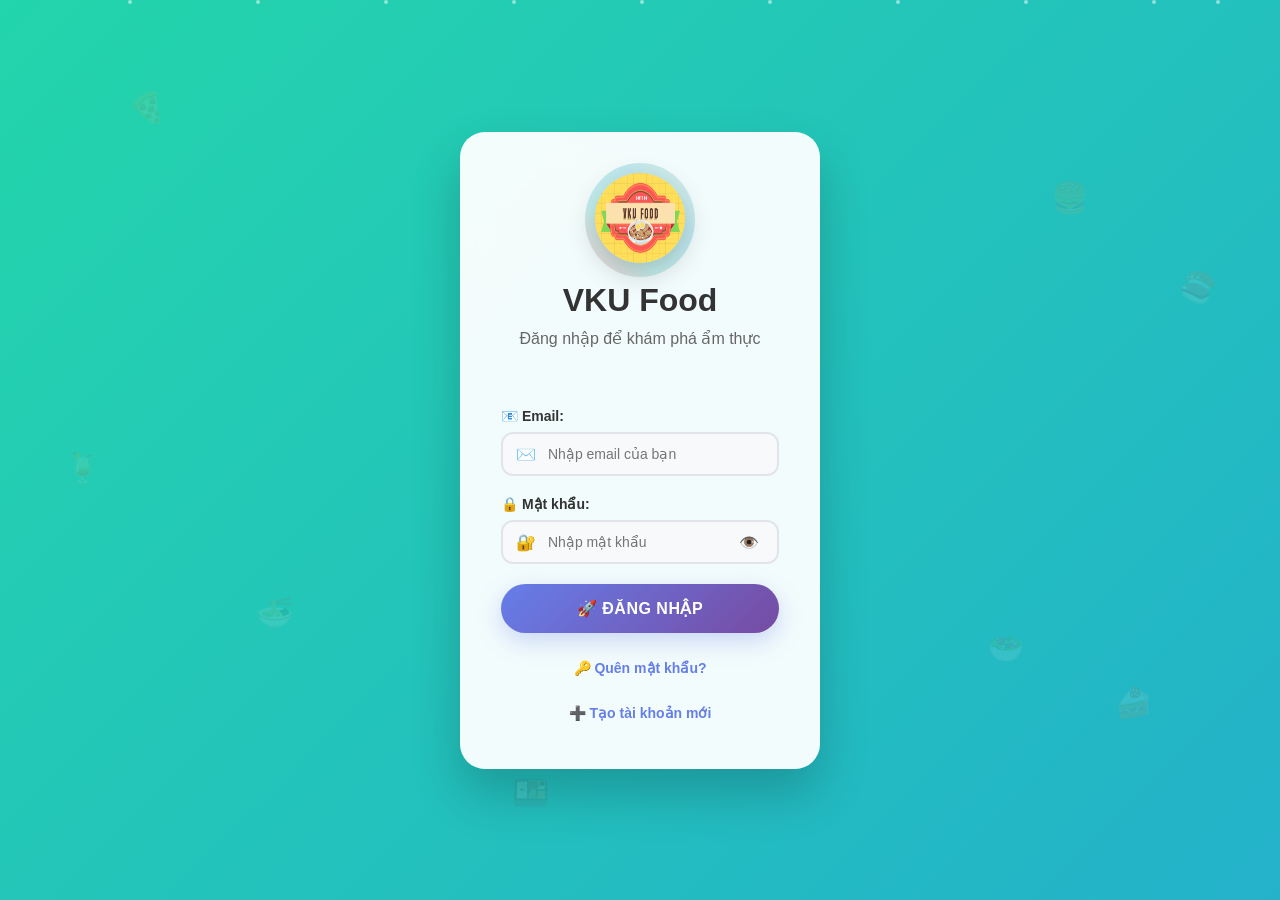
<file: index.html>
<!DOCTYPE html>
<html lang="vi">
<head>
  <meta charset="UTF-8" />
  <meta name="viewport" content="width=device-width, initial-scale=1.0" />
  <title>VKU Food - Đăng nhập</title>
  <link rel="stylesheet" href="css/style.css" />
  <style>
    /* --- CSS QUAN TRỌNG ĐỂ CHUYỂN FORM --- */
    /* Mặc định ẩn tất cả form */
    .auth-form {
      display: none;
      animation: fadeIn 0.5s;
    }
    /* Chỉ hiện form nào có class 'active' */
    .auth-form.active {
      display: block;
    }
    @keyframes fadeIn {
      from { opacity: 0; transform: translateY(10px); }
      to { opacity: 1; transform: translateY(0); }
    }
    .form-message {
      text-align: center; margin-bottom: 10px; font-weight: bold; min-height: 20px;
    }
  </style>
</head>
<body class="login-page">
    <div class="animated-bg">
      <div class="floating-food">
        <div class="food-icon">🍕</div><div class="food-icon">🍔</div><div class="food-icon">🍜</div>
        <div class="food-icon">🍰</div><div class="food-icon">🍹</div><div class="food-icon">🥗</div>
        <div class="food-icon">🍱</div><div class="food-icon">🍣</div>
      </div>
    </div>
    
    <div class="particles">
      <div class="particle"></div><div class="particle"></div><div class="particle"></div>
      <div class="particle"></div><div class="particle"></div><div class="particle"></div>
      <div class="particle"></div><div class="particle"></div><div class="particle"></div>
      <div class="particle"></div>
    </div>
    
    <div class="container">
      <div class="form-container">
        <div class="form-header">
          <div class="logo-container">
            <img src="css/logo.png" alt="VKU Food Logo" class="logo" onerror="this.style.display='none'">
            <div class="logo-glow"></div>
          </div>
          <h1 class="title-animation">VKU Food</h1>
          <p class="subtitle-animation">Đăng nhập để khám phá ẩm thực</p>
        </div>

        <form id="login-form" class="auth-form active">
          <div id="login-message" class="form-message"></div>
          <div class="form-group">
            <label for="login-email">📧 Email:</label>
            <div class="input-icon-group">
              <input type="email" id="login-email" placeholder="Nhập email của bạn" required />
              <span class="input-icon">✉️</span>
            </div>
          </div>
          <div class="form-group">
            <label for="login-password">🔒 Mật khẩu:</label>
            <div class="password-container">
              <div class="input-icon-group">
                <input type="password" id="login-password" placeholder="Nhập mật khẩu" required />
                <span class="input-icon">🔐</span>
              </div>
              <button type="button" class="toggle-password" onclick="togglePassword('login-password')">👁️</button>
            </div>
          </div>
          <div class="form-group">
            <button type="button" class="btn btn-primary" onclick="login()">🚀 Đăng nhập</button>
          </div>
          <div class="form-links">
            <a href="javascript:void(0)" onclick="showForgot()" class="link-animation">🔑 Quên mật khẩu?</a>
            <a href="javascript:void(0)" onclick="showRegister()" class="link-animation">➕ Tạo tài khoản mới</a>
          </div>
        </form>

        <form id="register-form" class="auth-form">
          <div id="register-message" class="form-message"></div>
          <div class="form-group">
            <label for="register-name">👤 Họ và tên:</label>
            <div class="input-icon-group">
              <input type="text" id="register-name" placeholder="Nhập họ tên đầy đủ" required />
              <span class="input-icon">👨‍💼</span>
            </div>
          </div>
          <div class="form-group">
            <label for="register-dob">📅 Ngày sinh:</label>
            <div class="input-icon-group">
              <input type="date" id="register-dob" />
              <span class="input-icon">📆</span>
            </div>
          </div>
          <div class="form-group">
            <label for="register-email">📧 Email:</label>
            <div class="input-icon-group">
              <input type="email" id="register-email" placeholder="Nhập email của bạn" required />
              <span class="input-icon">✉️</span>
            </div>
          </div>
          <div class="form-group">
            <label for="register-phone">📱 Số điện thoại:</label>
            <div class="input-icon-group">
              <input type="text" id="register-phone" placeholder="Nhập số điện thoại" />
              <span class="input-icon">📞</span>
            </div>
          </div>
          <div class="form-group">
            <label for="register-address">🏠 Địa chỉ:</label>
            <div class="input-icon-group">
              <input type="text" id="register-address" placeholder="Nhập địa chỉ" />
              <span class="input-icon">🏡</span>
            </div>
          </div>
          <div class="form-group">
            <label for="register-password">🔒 Mật khẩu:</label>
            <div class="password-container">
              <div class="input-icon-group">
                <input type="password" id="register-password" placeholder="Tạo mật khẩu mạnh" required />
                <span class="input-icon">🔐</span>
              </div>
              <button type="button" class="toggle-password" onclick="togglePassword('register-password')">👁️</button>
            </div>
          </div>
          <div class="form-group">
            <button type="button" class="btn btn-primary" onclick="register()">🎯 Đăng ký</button>
          </div>
          <div class="form-links">
            <a href="javascript:void(0)" onclick="showLogin()" class="link-animation">👈 Đã có tài khoản? Đăng nhập</a>
          </div>
        </form>

        <form id="forgot-form" class="auth-form">
          <div id="forgot-message" class="form-message"></div>
          
          <div id="email-section">
            <div class="form-group">
              <label for="recover-email">📧 Email khôi phục:</label>
              <div class="input-icon-group">
                <input type="email" id="recover-email" placeholder="Nhập email để khôi phục" required />
                <span class="input-icon">✉️</span>
              </div>
            </div>
            <div class="form-group">
              <button type="button" class="btn btn-primary" onclick="recoverPassword()">📤 Gửi mã khôi phục</button>
            </div>
          </div>

          <div id="code-section" style="display:none;">
            <div class="form-group">
              <label for="recover-code">🔢 Mã khôi phục:</label>
              <div class="input-icon-group">
                <input type="text" id="recover-code" placeholder="Nhập mã gồm 6 chữ số" maxlength="6" />
                <span class="input-icon">🔑</span>
              </div>
              <small class="code-timer">Mã sẽ hết hạn sau <span id="code-expire">05:00</span></small>
            </div>
            <div class="form-group">
              <label for="new-password">🔒 Mật khẩu mới:</label>
              <div class="password-container">
                <div class="input-icon-group">
                  <input type="password" id="new-password" placeholder="Nhập mật khẩu mới" />
                  <span class="input-icon">🔐</span>
                </div>
                <button type="button" class="toggle-password" onclick="togglePassword('new-password')">👁️</button>
              </div>
            </div>
            <div class="form-group">
              <button type="button" class="btn btn-primary" onclick="resetPassword()">✅ Đặt lại mật khẩu</button>
            </div>
          </div>

          <div class="form-links">
            <a href="javascript:void(0)" onclick="showLogin()" class="link-animation">🔙 Quay lại đăng nhập</a>
          </div>
        </form>
      </div>
    </div>
    <script src="js/auth.js"></script>
</body>
</html>
</file>
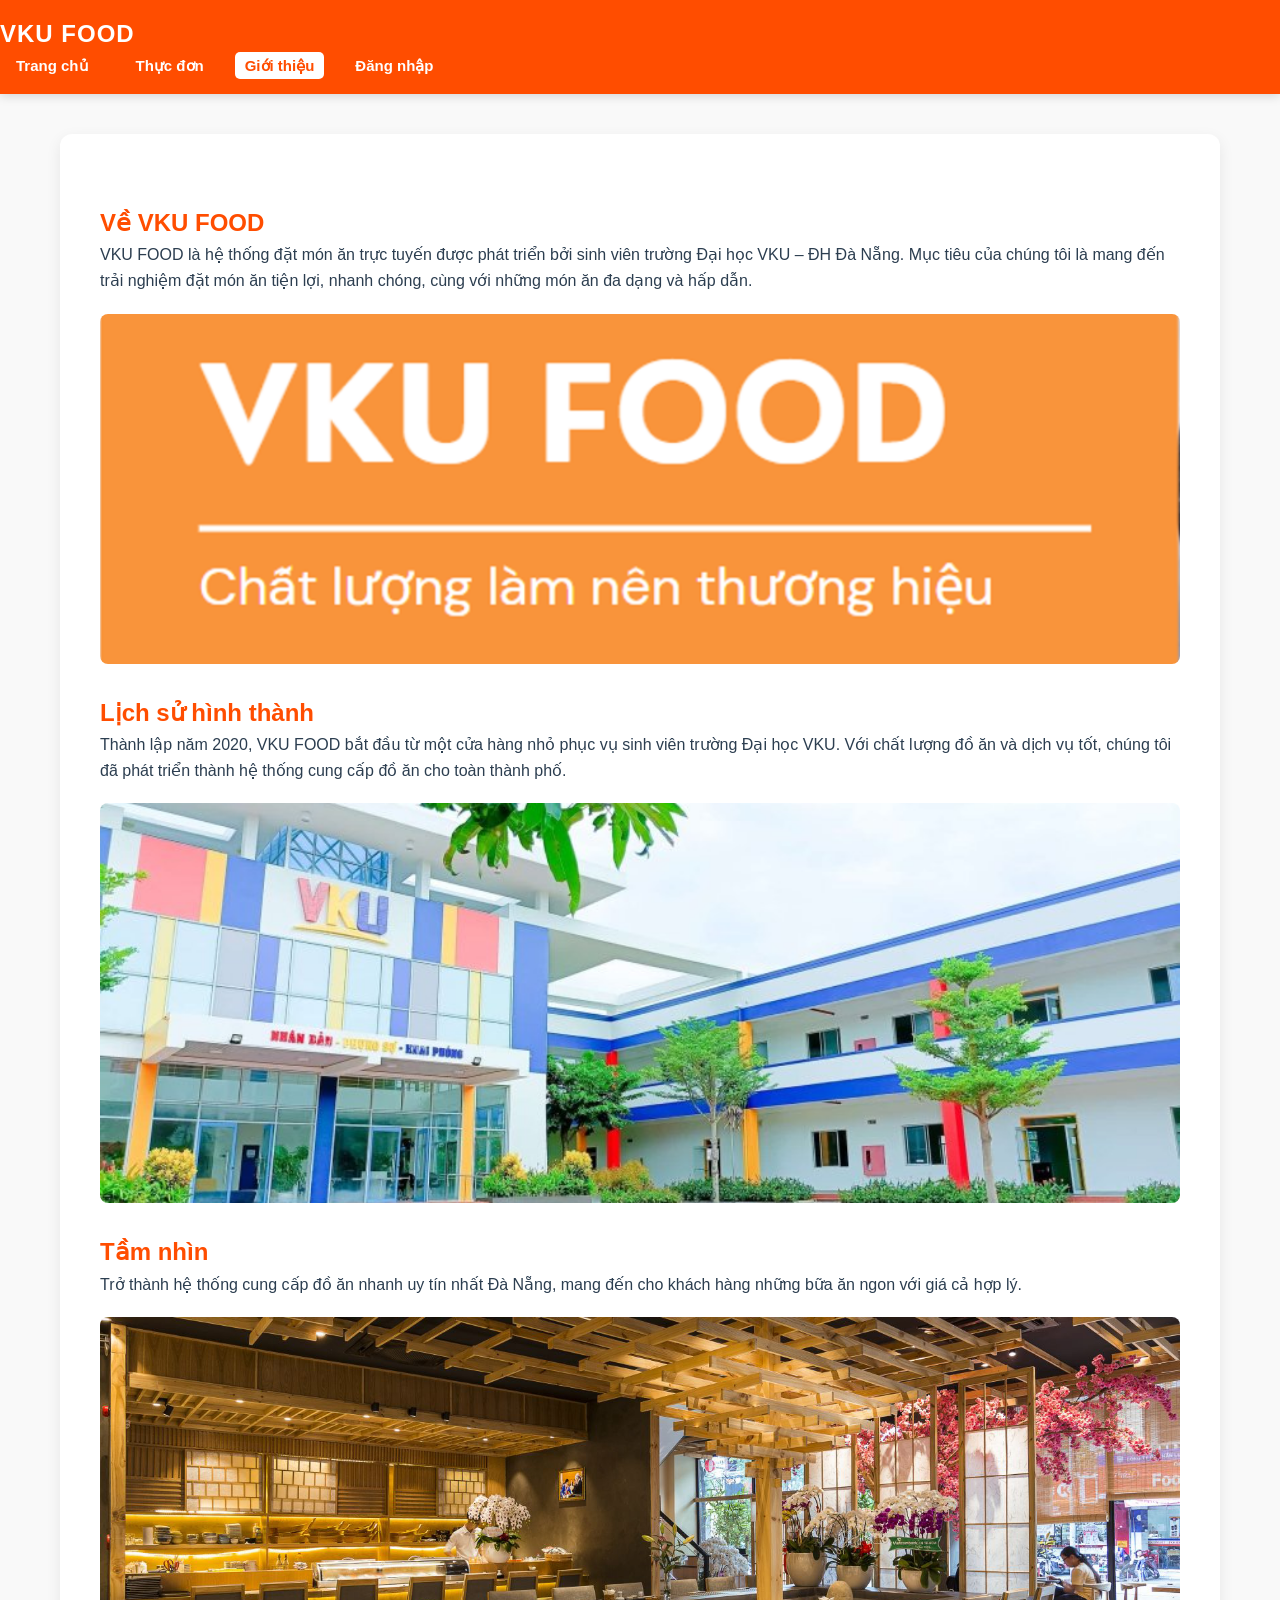
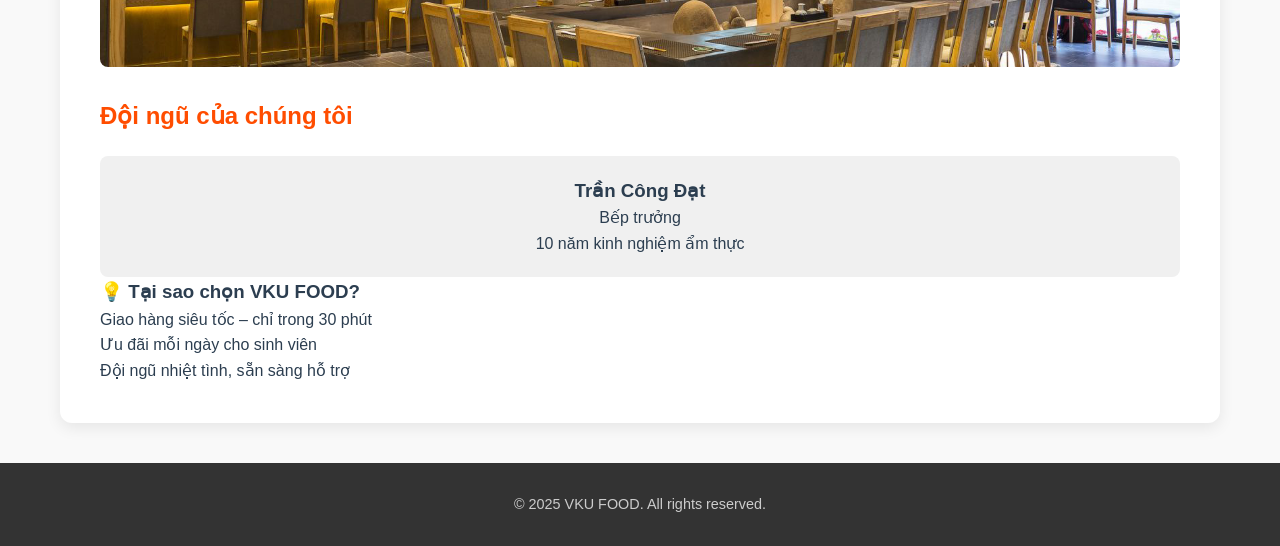
<file: about.html>
<!DOCTYPE html>
<html lang="vi">
<head>
  <meta charset="UTF-8" />
  <title>Giới thiệu - VKU FOOD</title>
  <link rel="stylesheet" href="css/main.css " />
  <style>
    /* ... (CSS Styling) ... */
    nav ul li a.active { /* Thêm CSS cho link active */
        background-color: white;
        color: #ff4d00;
        padding: 5px 10px;
        border-radius: 5px;
    }
    nav ul li a[title="Đăng xuất"] { /* CSS cho nút Đăng xuất */
        color: #fff;
        background-color: #a83d00;
        border-radius: 5px;
        padding: 5px 10px;
        transition: background-color 0.3s;
    }
    nav ul li a[title="Đăng xuất"]:hover {
        background-color: #d15a1a;
    }
  </style>
</head>
<body>
  
  <script>
    // [Đoạn mã JavaScript CHUNG (handleLogout, getUserRole, updateNav) sẽ được đặt tại đây - Tham khảo home.html]
    function handleLogout() {
        localStorage.removeItem('user');
        fetch('http://localhost/vkufood/api/logout.php') 
            .then(() => {
                window.location.href = 'index.html';
            })
            .catch(() => {
                window.location.href = 'index.html';
            });
    }

    function getUserRole() {
        const userJson = localStorage.getItem('user');
        if (!userJson) return { loggedIn: false, role: 'guest' };
        
        try {
            const user = JSON.parse(userJson);
            return { 
                loggedIn: true, 
                role: user.role || 'user', 
                name: user.fullname || 'Người dùng' 
            };
        } catch (e) {
            console.error("Lỗi parse user data:", e);
            return { loggedIn: false, role: 'guest' };
        }
    }

    function updateNav() {
        const { loggedIn, role, name } = getUserRole();
        const navUl = document.getElementById('mainNavList');
        
        if (!navUl) return; 

        let navLinks = `
            <li><a href="home.html" id="navHome">Trang chủ</a></li>
            <li><a href="menu.html" id="navMenu">Thực đơn</a></li>
            <li><a href="about.html" id="navAbout">Giới thiệu</a></li>
        `;

        if (loggedIn) {
            if (role === 'admin') {
                navLinks += `
                    <li><a href="admin.html" id="navAdmin">Quản trị</a></li>
                `;
            }
            navLinks += `
                <li><a href="account.html" id="navAccount" title="Tài khoản của ${name}">Tài khoản</a></li>
                <li><a href="#" onclick="handleLogout()" title="Đăng xuất" id="navLogout">Đăng xuất</a></li>
            `;
        } else {
            navLinks += `
                <li><a href="index.html" id="navLogin">Đăng nhập</a></li>
            `;
        }

        navUl.innerHTML = navLinks;
        
        // Highlight active link
        const path = window.location.pathname.split('/').pop().toLowerCase();
        navUl.querySelectorAll('a').forEach(a => a.classList.remove('active'));

        if (path === 'home.html' || path === '') document.getElementById('navHome')?.classList.add('active');
        else if (path === 'menu.html') document.getElementById('navMenu')?.classList.add('active');
        else if (path === 'about.html') document.getElementById('navAbout')?.classList.add('active');
        else if (path === 'account.html') document.getElementById('navAccount')?.classList.add('active');
        else if (path === 'admin.html') document.getElementById('navAdmin')?.classList.add('active');
        else if (path === 'index.html' && !loggedIn) document.getElementById('navLogin')?.classList.add('active');
    }

    document.addEventListener('DOMContentLoaded', updateNav);
  </script>
  <nav>
    <div class="logo">VKU FOOD</div>
    <ul id="mainNavList">
      </ul>
  </nav>
  
  <main class="container">
    <section class="intro">
      <h2>Về VKU FOOD</h2>
      <p>VKU FOOD là hệ thống đặt món ăn trực tuyến được phát triển bởi sinh viên trường Đại học VKU – ĐH Đà Nẵng.
        Mục tiêu của chúng tôi là mang đến trải nghiệm đặt món ăn tiện lợi, nhanh chóng, cùng với những món ăn đa dạng và hấp dẫn.</p>
      <img src="css/logoin4.png" alt="Hình ảnh về VKU FOOD" width="800" height="350">


      <h2>Lịch sử hình thành</h2>
      <p>Thành lập năm 2020, VKU FOOD bắt đầu từ một cửa hàng nhỏ phục vụ sinh viên trường Đại học VKU. Với chất lượng đồ ăn và dịch vụ tốt, chúng tôi đã phát triển thành hệ thống cung cấp đồ ăn cho toàn thành phố.</p>
      <img src="css/vku.jpg" alt="Hình ảnh lịch sử VKU FOOD">

      <h2>Tầm nhìn</h2>
      <p>Trở thành hệ thống cung cấp đồ ăn nhanh uy tín nhất Đà Nẵng, mang đến cho khách hàng những bữa ăn ngon với giá cả hợp lý.</p>
      <img src="css/vision.jpg" alt="Hình ảnh tầm nhìn VKU FOOD" width="800" height="350">

      <h2>Đội ngũ của chúng tôi</h2>
      <div class="team">
        <div class="team-member">
          <h3>Trần Công Đạt</h3>
          <p>Bếp trưởng</p>
          <p>10 năm kinh nghiệm ẩm thực</p>
        </div>
      </div>

      <h3>💡 Tại sao chọn VKU FOOD?</h3>
      <ul>
        <li>Giao hàng siêu tốc – chỉ trong 30 phút</li>
        <li>Ưu đãi mỗi ngày cho sinh viên</li>
        <li>Đội ngũ nhiệt tình, sẵn sàng hỗ trợ</li>
      </ul>
    </section>
  </main>
  
  <footer>
    © 2025 VKU FOOD. All rights reserved.
  </footer>
</body>
</html>
</file>
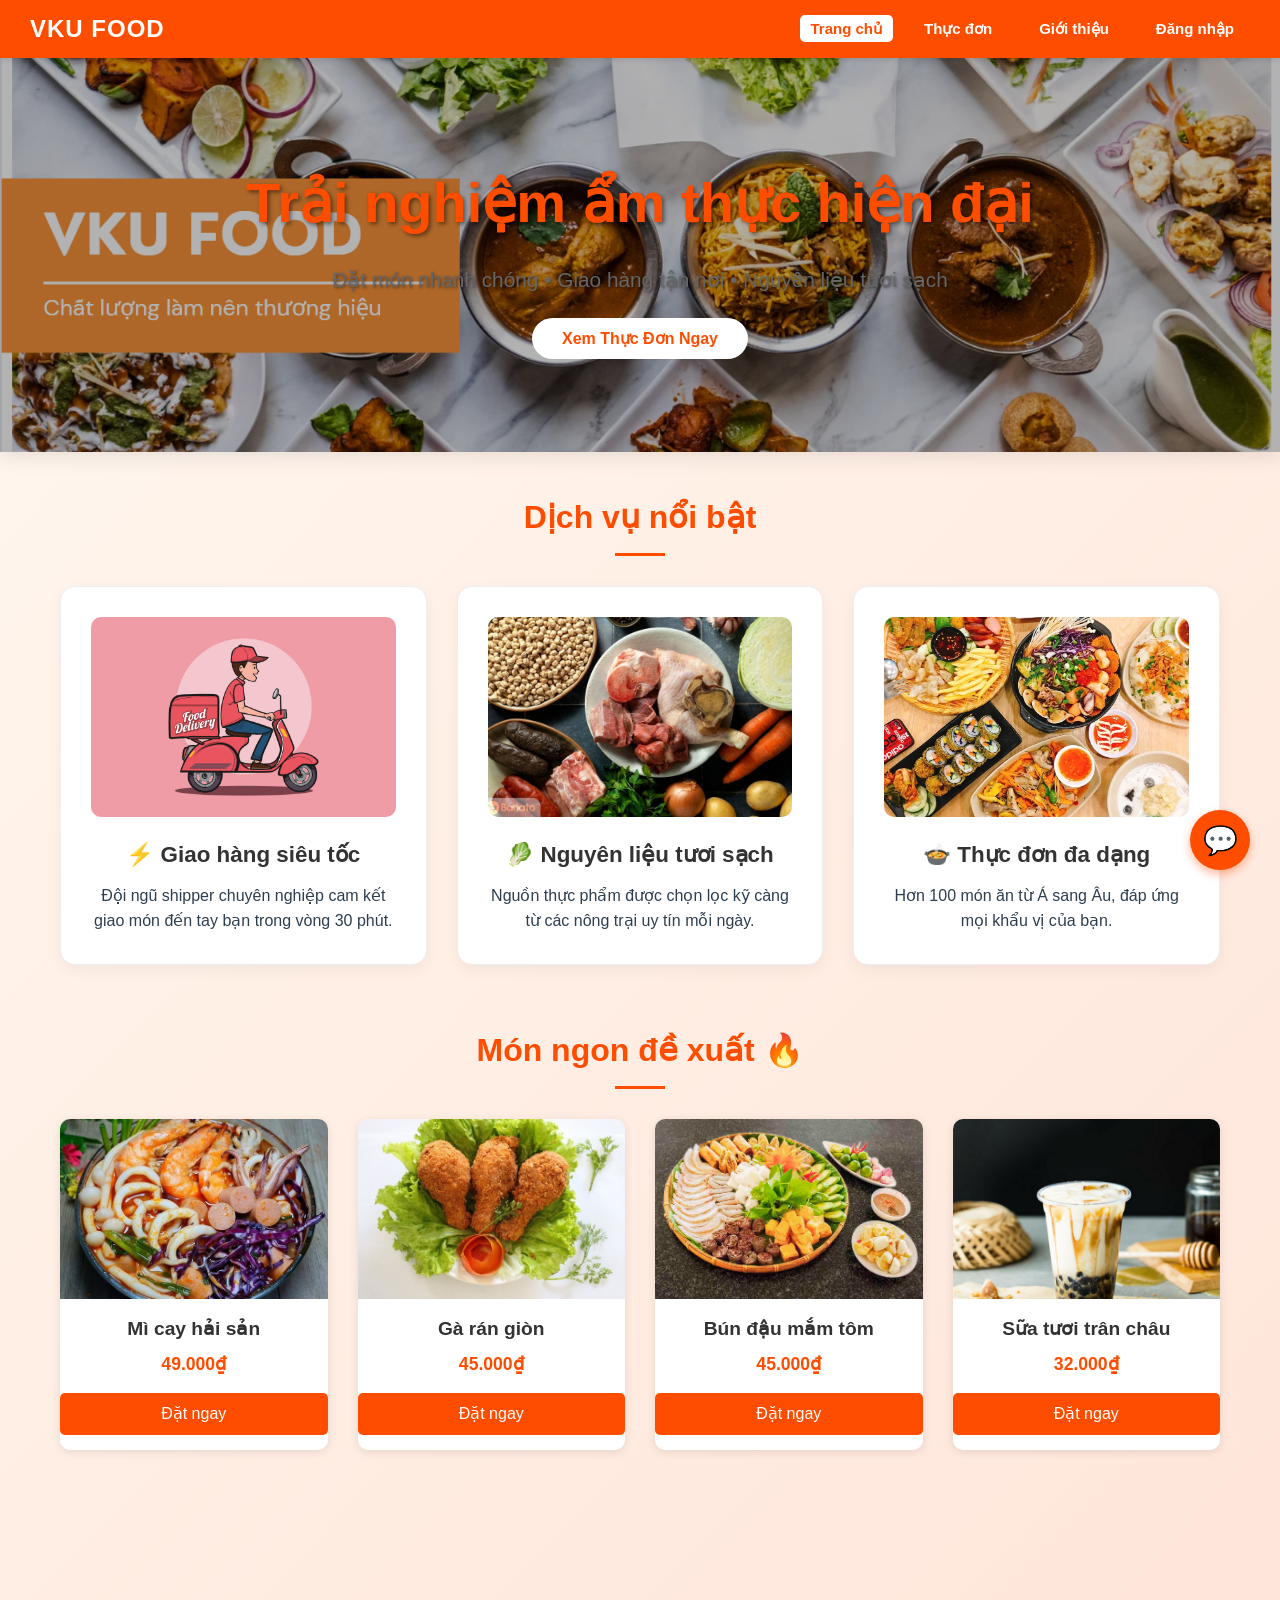
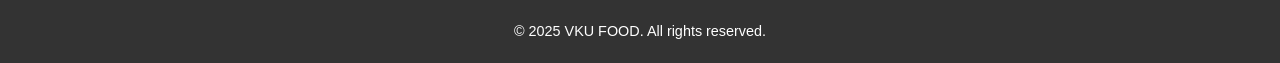
<file: admin.html>
<!DOCTYPE html>
<html lang="vi">
<head>
  <meta charset="UTF-8" />
  <title>Quản trị - VKU FOOD</title>
  <link rel="stylesheet" href="css/main.css" />
  <meta name="viewport" content="width=device-width, initial-scale=1.0" />
  <style>
    /* -------------------------------------
       CSS GIAO DIỆN ADMIN (FINAL)
       ------------------------------------- */
    body {
        background-color: #f4f6f9;
        font-family: "Segoe UI", Tahoma, Geneva, Verdana, sans-serif;
        margin: 0;
    }

    .container {
        max-width: 1300px;
        margin: 20px auto;
        padding: 0 15px;
    }

    /* Card Layout */
    .card {
        padding: 30px;
        background: #ffffff;
        border-radius: 12px;
        box-shadow: 0 4px 12px rgba(0, 0, 0, 0.08);
        margin-bottom: 25px;
        border-left: 5px solid #ff4d00;
        transition: 0.3s;
    }

    .card h2 {
        color: #ff4d00;
        font-size: 24px;
        border-bottom: 1px solid #eee;
        padding-bottom: 10px;
        margin: 0 0 20px;
        font-weight: 600;
    }

    /* Grid 2 Cột (Form + List) */
    .content-grid {
        display: grid;
        grid-template-columns: 1fr 2fr; /* 1 phần form, 2 phần list */
        gap: 35px;
        align-items: flex-start;
    }

    .add-form, .dish-list-view {
        background: #fff;
        padding: 0; 
    }

    .add-form h3, .dish-list-view h3 {
        margin-top: 0;
        color: #333;
        font-size: 18px;
        margin-bottom: 15px;
        border-bottom: 1px dashed #eee;
        padding-bottom: 5px;
    }

    /* Inputs */
    input[type="text"], input[type="number"], textarea, input[type="file"] {
        width: 100%;
        padding: 10px 12px;
        margin: 5px 0 15px;
        border: 1px solid #ddd;
        border-radius: 8px;
        font-size: 14px;
    }
    
    /* Menu List Grid */
    .menu-list {
        display: grid;
        grid-template-columns: repeat(auto-fit, minmax(180px, 1fr));
        gap: 20px;
    }
    
    .food-card {
        border: 1px solid #eee;
        padding: 10px;
        border-radius: 8px;
        text-align: center;
        background: #fff;
        transition: transform 0.2s;
    }
    .food-card:hover { transform: translateY(-3px); box-shadow: 0 5px 15px rgba(0,0,0,0.1); }
    
    .food-card img {
        height: 100px;
        width: 100%;
        object-fit: cover;
        border-radius: 4px;
        margin-bottom: 8px;
    }

    .food-card button {
        cursor: pointer;
        padding: 6px 12px;
        margin: 0 4px;
        border-radius: 4px;
        border: none;
        color: white;
        font-size: 13px;
    }

    /* History List */
    #historyList .card {
        background: #fff8f5;
        padding: 15px;
        border: 1px solid #ffaa80;
        margin-bottom: 15px;
        border-left: 5px solid #28a745;
    }

    /* Modal */
    .modal { display: none; position: fixed; z-index: 2000; left: 0; top: 0; width: 100%; height: 100%; background: rgba(0,0,0,0.5); overflow-y: auto; }
    .modal-content { background:white; margin:5% auto; padding:25px; border-radius:10px; max-width:450px; position:relative; box-shadow: 0 10px 30px rgba(0,0,0,0.3); }
    .close-btn { position: absolute; right: 20px; top: 15px; font-size: 24px; cursor: pointer; color: #888; }

    /* Nav Active Override */
    nav ul li a.active { background-color: white; color: #ff4d00; padding: 5px 10px; border-radius: 5px; font-weight: bold; }
    nav ul li a[title="Đăng xuất"] { background-color: #a83d00; color: white; border-radius: 5px; padding: 5px 10px; }
  </style>
</head>

<body>

  <script>
    function handleLogout() {
        localStorage.removeItem('user');
        fetch('http://localhost/vkufood/api/logout.php')
            .then(() => window.location.href = 'index.html')
            .catch(() => window.location.href = 'index.html');
    }

    function getUserRole() {
        const userJson = localStorage.getItem("user");
        if (!userJson) return { loggedIn: false, role: "guest" };
        try {
            const user = JSON.parse(userJson);
            return { loggedIn: true, role: user.role || "user", name: user.fullname || "Người dùng" };
        } catch { return { loggedIn: false, role: "guest" }; }
    }

    function checkAdminAccess() {
        const user = getUserRole();
        if (!user.loggedIn) window.location.href = "index.html";
        if (user.role !== "admin") window.location.href = "home.html";
    }
    checkAdminAccess();

    function updateNav() {
        const { loggedIn, role, name } = getUserRole();
        const navUl = document.getElementById("mainNavList");
        if (!navUl) return;

        let navLinks = `<li><a href="home.html">Trang chủ</a></li><li><a href="menu.html">Thực đơn</a></li><li><a href="about.html">Giới thiệu</a></li>`;
        if (loggedIn) {
            if (role === "admin") navLinks += `<li><a href="admin.html" class="active">Quản trị</a></li>`;
            navLinks += `<li><a href="account.html">Tài khoản</a></li><li><a href="#" onclick="handleLogout()" title="Đăng xuất">Đăng xuất</a></li>`;
        } else {
            navLinks += `<li><a href="index.html">Đăng nhập</a></li>`;
        }
        navUl.innerHTML = navLinks;
    }
    document.addEventListener("DOMContentLoaded", updateNav);
  </script>

  <nav>
    <div class="logo">VKU FOOD</div>
    <button class="nav-toggle" style="display:none">☰</button>
    <ul id="mainNavList"></ul>
  </nav>

  <main class="container">
    
    <section class="card">
      <h2>🍔 Quản lý món ăn</h2>

      <div class="content-grid">
        <div class="add-form">
          <h3>Thêm món mới</h3>
          <form id="dishForm">
            <label>Tên món</label>
            <input type="text" id="dishName" required>

            <label>Giá (đ)</label>
            <input type="number" id="dishPrice" min="0" required>

            <label>Ảnh món (Chọn File)</label>
            <input type="file" id="dishImage" accept="image/*">

            <label>Mô tả</label>
            <textarea id="dishDesc" rows="2"></textarea>

            <label>Thành phần</label>
            <input type="text" id="dishIngredients">

            <button class="btn-primary" type="submit">➕ Thêm món</button>
          </form>
        </div>

        <div class="dish-list-view">
          <h3>Danh sách món hiện tại</h3>
          <div id="dishList" class="menu-list"></div>
        </div>
      </div>
    </section>

    <section class="card">
      <h2>📜 Đơn hàng mới</h2>
      <div id="historyList"></div>
    </section>

    <section class="card">
      <h2>📢 Thông báo trang chủ</h2>
      <form id="noteForm">
        <label>Nội dung thông báo</label>
        <input type="text" id="noteText" required>
        <button class="btn-primary" type="submit" style="background:#007bff; width:100%; margin-top:10px;">Thêm thông báo</button>
      </form>
      <div style="margin-top:20px">
        <h3>Danh sách thông báo hiện tại</h3>
        <ul id="noteList" style="list-style:none; padding:0;"></ul>
      </div>
    </section>

  </main>

  <div id="editDishModal" class="modal">
    <div class="modal-content">
      <span class="close-btn" onclick="document.getElementById('editDishModal').style.display='none'">&times;</span>
      <h3 style="color:#ff4d00; text-align:center; margin-bottom:20px;">Chỉnh sửa món ăn</h3>

      <form onsubmit="event.preventDefault(); updateDish();">
        <input type="hidden" id="editDishId">
        <input type="hidden" id="editDishOldImage"> 

        <label>Tên món</label>
        <input type="text" id="editDishName" required>

        <label>Giá (đ)</label>
        <input type="number" id="editDishPrice" min="0" required>

        <label>Ảnh hiện tại:</label>
        <div style="text-align: center; margin-bottom: 10px;">
             <img id="editDishPreview" src="" alt="Current Image" style="height: 100px; object-fit: contain; border: 1px solid #ddd; border-radius: 5px;">
        </div>
        
        <label>Chọn ảnh mới (Để trống nếu không đổi):</label>
        <input type="file" id="editDishImageFile" accept="image/*">

        <label>Mô tả</label>
        <textarea id="editDishDesc" rows="2"></textarea>

        <label>Thành phần</label>
        <input type="text" id="editDishIngredients">

        <button class="btn-primary" type="submit" style="background:#3498db; margin-top:15px;">Lưu thay đổi</button>
      </form>
    </div>
  </div>

  <script src="js/admin.js"></script>

</body>
</html>
</file>
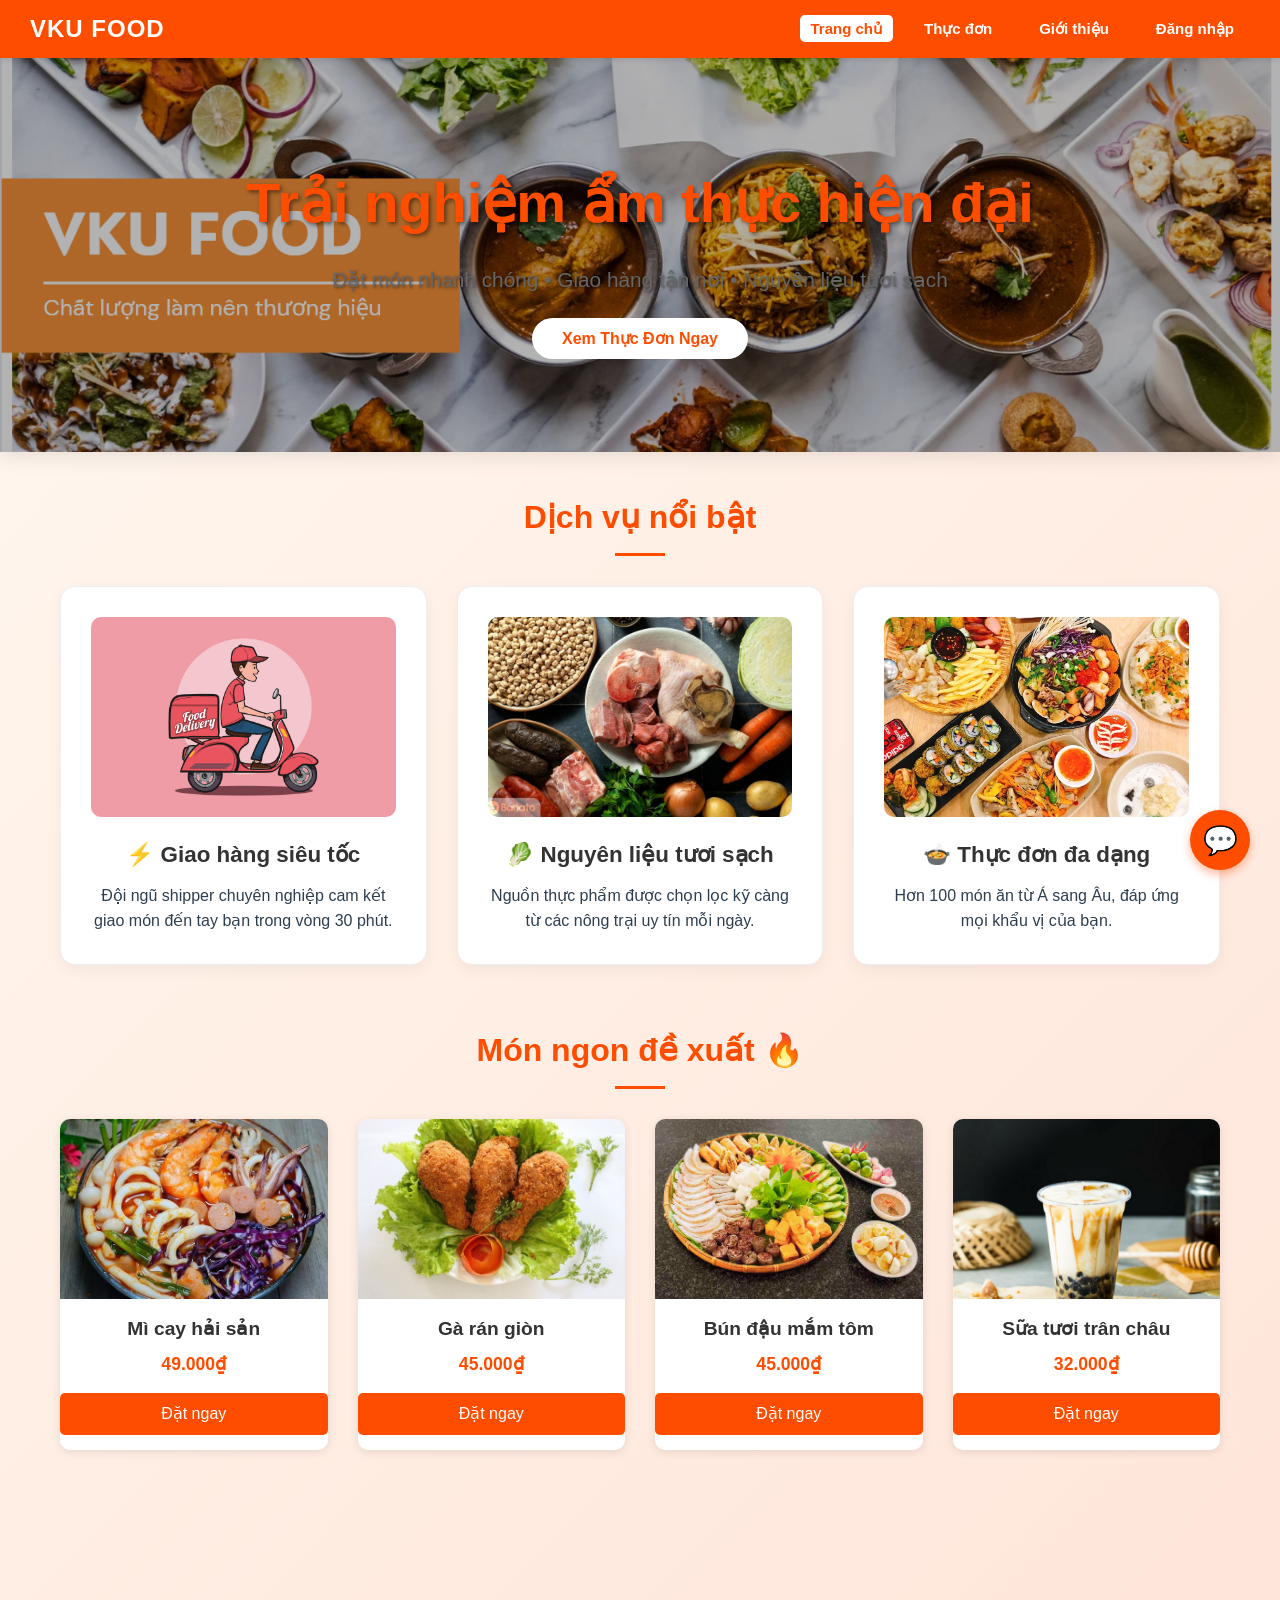
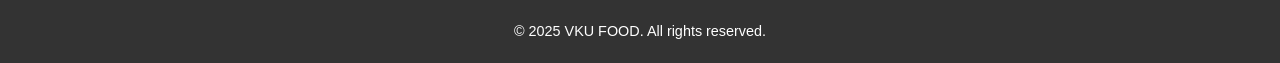
<file: home.html>
<!DOCTYPE html>
<html lang="vi">
<head>
  <meta charset="UTF-8" />
  <title>Trang chủ - VKU FOOD</title>
  <link rel="stylesheet" href="css/main.css" />
  <style>
    /* --- CSS RIÊNG CHO TRANG CHỦ --- */
    
    body {
      font-family: 'Segoe UI', sans-serif;
      background: linear-gradient(135deg, #fff8f0, #ffe5d9);
      min-height: 100vh;
      margin: 0; padding: 0;
    }

    /* 1. NAVBAR */
    nav {
      background-color: #ff4d00;
      padding: 10px 30px;
      display: flex;
      justify-content: space-between;
      align-items: center;
      color: white;
      position: sticky;
      top: 0;
      z-index: 1000;
      box-shadow: 0 2px 5px rgba(0,0,0,0.1);
    }
    nav ul li a.active {
        background-color: white;
        color: #ff4d00;
        padding: 5px 10px;
        border-radius: 5px;
        font-weight: bold;
    }
    nav ul li a[title="Đăng xuất"] {
        background-color: #a83d00;
        color: white;
        padding: 5px 10px;
        border-radius: 5px;
    }

    /* 2. HERO SECTION (BANNER) */
    .hero {
      text-align: center;
      padding: 100px 20px;
      /* Sử dụng ảnh banner nội bộ */
      background: linear-gradient(rgba(0,0,0,0.3), rgba(0,0,0,0.3)), url('css/banner2.png') no-repeat center center/cover;
      color: white;
      margin-bottom: 40px;
      box-shadow: 0 4px 20px rgba(0,0,0,0.1);
    }
    
    .hero h1 {
      font-size: 3.5em;
      margin-bottom: 15px;
      text-shadow: 2px 2px 4px rgba(0,0,0,0.5);
      font-weight: 800;
    }
    
    .hero p {
      font-size: 1.3em;
      max-width: 700px;
      margin: 0 auto 30px auto;
      text-shadow: 1px 1px 3px rgba(0,0,0,0.5);
    }

    /* 3. DỊCH VỤ (FEATURES) */
    .section-title {
      text-align: center;
      font-size: 2em;
      color: #ff4d00;
      margin-bottom: 30px;
      font-weight: 700;
    }

    .features-grid {
      display: grid;
      grid-template-columns: repeat(auto-fit, minmax(300px, 1fr));
      gap: 30px;
      margin-bottom: 60px;
    }
    
    .feature-card {
      background: white;
      padding: 30px;
      border-radius: 15px;
      text-align: center;
      box-shadow: 0 5px 15px rgba(0,0,0,0.05);
      transition: transform 0.3s ease;
      border: 1px solid #eee;
    }
    
    .feature-card:hover {
      transform: translateY(-10px);
      border-color: #ff4d00;
    }
    
    .feature-card img {
      width: 100%;
      height: 200px;
      object-fit: cover;
      border-radius: 10px;
      margin-bottom: 20px;
    }

    .feature-card h3 {
      color: #333;
      margin-bottom: 10px;
      font-size: 1.4em;
    }

    /* 4. MÓN PHỔ BIẾN */
    .grid {
        display: grid;
        grid-template-columns: repeat(auto-fit, minmax(250px, 1fr));
        gap: 30px;
        padding-bottom: 50px;
    }
    
    .food-card {
        background: white;
        border-radius: 10px;
        overflow: hidden;
        box-shadow: 0 2px 10px rgba(0,0,0,0.1);
        text-align: center;
        padding-bottom: 15px;
        transition: transform 0.3s;
    }
    .food-card:hover { transform: translateY(-5px); }
    
    .food-card img {
        width: 100%;
        height: 180px;
        object-fit: cover;
    }
    .food-card h4 { margin: 15px 0 5px; color: #333; font-size: 1.2em; }
    .food-price { color: #ff4d00; font-weight: bold; font-size: 1.1em; margin-bottom: 15px; }

    /* Banner Thông báo */
    .announcement-banner {
        background: #ff4d00; 
        color: white; 
        padding: 12px 20px; 
        text-align: center; 
        font-weight: 600; 
        font-size: 1.1em;
        box-shadow: 0 2px 10px rgba(0,0,0,0.1);
    }

    /* Chat Box */
    .floating-btn {
      position: fixed; bottom: 30px; right: 30px;
      background-color: #ff4d00; color: white;
      border: none; border-radius: 50%; width: 60px; height: 60px;
      font-size: 28px; box-shadow: 0 4px 10px rgba(255, 77, 0, 0.4);
      cursor: pointer; transition: transform 0.3s ease; z-index: 1002;
    }
    .chat-box {
      position: fixed; bottom: 100px; right: 30px; width: 320px;
      background: white; border-radius: 12px;
      box-shadow: 0 5px 25px rgba(0,0,0,0.15);
      display: none; flex-direction: column; overflow: hidden; z-index: 1001;
    }
    .chat-header { background: #ff4d00; color: white; padding: 15px; font-weight: bold; display: flex; justify-content: space-between; }
    .chat-body { height: 250px; overflow-y: auto; padding: 15px; background: #f9f9f9; display: flex; flex-direction: column; gap: 10px; }
    .chat-input-area { display: flex; border-top: 1px solid #eee; padding: 5px; background: white; }
    .chat-input-area input { border: none; padding: 10px; flex: 1; outline: none; }
    .chat-input-area button { background: #ff4d00; color: white; border: none; padding: 8px 15px; border-radius: 4px; cursor: pointer; margin: 5px; }
    .bot-message { align-self: flex-start; background: #eee; padding: 8px 12px; border-radius: 15px 15px 15px 0; max-width: 80%; font-size: 14px; }
    .user-message { align-self: flex-end; background: #ff4d00; color: white; padding: 8px 12px; border-radius: 15px 15px 0 15px; max-width: 80%; font-size: 14px; }
  </style>
</head>
<body>
  
  <script>
    function handleLogout() {
        localStorage.removeItem('user');
        fetch('http://localhost/vkufood/api/logout.php').then(() => window.location.href = 'index.html').catch(() => window.location.href = 'index.html');
    }
    function getUserRole() {
        const userJson = localStorage.getItem('user');
        if (!userJson) return { loggedIn: false, role: 'guest' };
        try {
            const user = JSON.parse(userJson);
            return { loggedIn: true, role: user.role || 'user', name: user.fullname || 'Người dùng' };
        } catch (e) { return { loggedIn: false, role: 'guest' }; }
    }
    function updateNav() {
        const { loggedIn, role, name } = getUserRole();
        const navUl = document.getElementById('mainNavList');
        if (!navUl) return; 
        let navLinks = `<li><a href="home.html" id="navHome">Trang chủ</a></li><li><a href="menu.html" id="navMenu">Thực đơn</a></li><li><a href="about.html" id="navAbout">Giới thiệu</a></li>`;
        if (loggedIn) {
            if (role === 'admin') navLinks += `<li><a href="admin.html" id="navAdmin">Quản trị</a></li>`;
            navLinks += `<li><a href="account.html" id="navAccount">Tài khoản</a></li><li><a href="#" onclick="handleLogout()" title="Đăng xuất">Đăng xuất</a></li>`;
        } else {
            navLinks += `<li><a href="index.html" id="navLogin">Đăng nhập</a></li>`;
        }
        navUl.innerHTML = navLinks;
        const path = window.location.pathname.split('/').pop().toLowerCase();
        if (path === 'home.html' || path === '') document.getElementById('navHome')?.classList.add('active');
    }
    
    // Announcement Logic
    const API_URL = 'http://localhost/vkufood/api'; 
    function displayAnnouncements() {
        fetch(`${API_URL}/announcements.php`).then(res => res.json()).then(notes => {
            const banner = document.getElementById('announcementBanner');
            const textDiv = document.getElementById('announcementText');
            if (notes && Array.isArray(notes) && notes.length > 0) {
                textDiv.innerHTML = notes.map(note => `📣 ${note.content}`).join(' &nbsp;&nbsp;|&nbsp;&nbsp; ');
                banner.style.display = 'block'; 
            } else { banner.style.display = 'none'; }
        }).catch(e => {
             // Nếu lỗi API, ẩn banner hoặc hiển thị mặc định nếu muốn
             document.getElementById('announcementBanner').style.display = 'none';
        });
    }
    document.addEventListener('DOMContentLoaded', () => { updateNav(); displayAnnouncements(); });
  </script>

  <nav>
    <div class="logo">VKU FOOD</div>
    <button class="nav-toggle" style="display:none;">☰</button>
    <ul id="mainNavList"></ul>
  </nav>

  <section id="announcementBanner" class="announcement-banner" style="display:none;">
    <div id="announcementText"></div>
  </section>

  <main>
    <section class="hero">
      <div class="container">
        <h1>Trải nghiệm ẩm thực hiện đại</h1>
        <p>Đặt món nhanh chóng • Giao hàng tận nơi • Nguyên liệu tươi sạch</p>
        <div style="margin-top: 20px;">
            <a href="menu.html" class="btn-primary" style="padding: 12px 30px; background:white; color:#ff4d00; font-weight:bold; border-radius:30px;">Xem Thực Đơn Ngay</a>
        </div>
      </div>
    </section>

    <div class="container">
      <h2 class="section-title">Dịch vụ nổi bật</h2>
      <div class="features-grid">
        <div class="feature-card">
          <img src="css/delivery.jpg" alt="Giao hàng nhanh" onerror="this.src='css/logo.png'">
          <h3>⚡ Giao hàng siêu tốc</h3>
          <p>Đội ngũ shipper chuyên nghiệp cam kết giao món đến tay bạn trong vòng 30 phút.</p>
        </div>
        <div class="feature-card">
          <img src="css/fresh.jpg" alt="Nguyên liệu sạch" onerror="this.src='css/logo.png'">
          <h3>🥬 Nguyên liệu tươi sạch</h3>
          <p>Nguồn thực phẩm được chọn lọc kỹ càng từ các nông trại uy tín mỗi ngày.</p>
        </div>
        <div class="feature-card">
          <img src="css/doanngon.jpeg" alt="Thực đơn đa dạng" onerror="this.src='css/logo.png'">
          <h3>🍲 Thực đơn đa dạng</h3>
          <p>Hơn 100 món ăn từ Á sang Âu, đáp ứng mọi khẩu vị của bạn.</p>
        </div>
      </div>

      <h2 class="section-title" id="popular">Món ngon đề xuất 🔥</h2>
      <div class="grid">
        <div class="food-card">
          <img src="css/micayhaisan.jpg" alt="Mì cay" onerror="this.src='css/logo.png'">
          <h4>Mì cay hải sản</h4>
          <p class="food-price">49.000₫</p>
          <div><a href="menu.html" class="btn-primary" style="display:block; padding:8px; background:#ff4d00; color:white; border-radius:5px;">Đặt ngay</a></div>
        </div>
        <div class="food-card">
          <img src="css/garangion.jpg" alt="Gà rán" onerror="this.src='css/logo.png'">
          <h4>Gà rán giòn</h4>
          <p class="food-price">45.000₫</p>
          <div><a href="menu.html" class="btn-primary" style="display:block; padding:8px; background:#ff4d00; color:white; border-radius:5px;">Đặt ngay</a></div>
        </div>
        <div class="food-card">
          <img src="css/bundaumamtom.webp" alt="Bún đậu" onerror="this.src='css/logo.png'">
          <h4>Bún đậu mắm tôm</h4>
          <p class="food-price">45.000₫</p>
          <div><a href="menu.html" class="btn-primary" style="display:block; padding:8px; background:#ff4d00; color:white; border-radius:5px;">Đặt ngay</a></div>
        </div>
        <div class="food-card">
          <img src="css/suatuoichantrau.png" alt="Sữa tươi" onerror="this.src='css/logo.png'">
          <h4>Sữa tươi trân châu</h4>
          <p class="food-price">32.000₫</p>
          <div><a href="menu.html" class="btn-primary" style="display:block; padding:8px; background:#ff4d00; color:white; border-radius:5px;">Đặt ngay</a></div>
        </div>
      </div>
    </div>
  </main>

  <footer style="background: #333; color: white; text-align: center; padding: 20px; margin-top: 50px;">
    © 2025 VKU FOOD. All rights reserved.
  </footer>

  <button class="floating-btn" onclick="toggleChat()" title="Chat với chúng tôi">💬</button>
  <div id="chatBox" class="chat-box">
    <div class="chat-header">
      Hỗ trợ trực tuyến
      <span onclick="toggleChat()" class="close-btn" style="color: white;">✖</span>
    </div>
    <div class="chat-body">
      <div class="bot-message">Xin chào! VKU FOOD có thể giúp gì cho bạn? 😊</div>
    </div>
    <div class="chat-input-area">
      <input type="text" id="chatInput" placeholder="Nhập tin nhắn..." onkeydown="handleKey(event)" />
      <button onclick="sendMessage()">Gửi</button>
    </div>
  </div>

  <script>
    function toggleChat() {
      const box = document.getElementById('chatBox');
      box.style.display = box.style.display === 'block' ? 'none' : 'block';
    }
    function sendMessage() {
      const input = document.getElementById('chatInput');
      const message = input.value.trim();
      if (!message) return;
      const body = document.querySelector('.chat-body');
      const div = document.createElement('div');
      div.className = 'user-message';
      div.textContent = message;
      body.appendChild(div);
      input.value = '';
      body.scrollTop = body.scrollHeight;
    }
    function handleKey(event) {
      if (event.key === 'Enter') sendMessage();
    }
  </script>
  <script src="js/main.js"></script>
</body>
</html>
</file>
<file: css/style.css>
/* Reset CSS */
* {
    margin: 0;
    padding: 0;
    box-sizing: border-box;
}

body {
    font-family: 'Arial', sans-serif;
    background: linear-gradient(135deg, #667eea 0%, #764ba2 100%);
    min-height: 100vh;
    display: flex;
    justify-content: center;
    align-items: center;
    overflow-x: hidden;
    overflow-y: auto;
    position: relative;
}

/* Animated Background */
.animated-bg {
    position: absolute;
    top: 0;
    left: 0;
    width: 100%;
    height: 100%;
    z-index: -2;
    background: linear-gradient(-45deg, #ee7752, #e73c7e, #23a6d5, #23d5ab);
    background-size: 400% 400%;
    animation: gradientShift 15s ease infinite;
}
/* Reduce background animation on login page to avoid jank */
.login-page .animated-bg { animation: none; }

@keyframes gradientShift {
    0% { background-position: 0% 50%; }
    50% { background-position: 100% 50%; }
    100% { background-position: 0% 50%; }
}

/* Floating Food Icons */
.floating-food {
    position: absolute;
    width: 100%;
    height: 100%;
}

.food-icon {
    position: absolute;
    font-size: 30px;
    animation: float 6s ease-in-out infinite;
    opacity: 0.1;
    will-change: transform, opacity;
    backface-visibility: hidden;
}

.food-icon:nth-child(1) { top: 10%; left: 10%; animation-delay: 0s; }
.food-icon:nth-child(2) { top: 20%; right: 15%; animation-delay: 1s; }
.food-icon:nth-child(3) { bottom: 30%; left: 20%; animation-delay: 2s; }
.food-icon:nth-child(4) { bottom: 20%; right: 10%; animation-delay: 3s; }
.food-icon:nth-child(5) { top: 50%; left: 5%; animation-delay: 4s; }
.food-icon:nth-child(6) { top: 70%; right: 20%; animation-delay: 5s; }
.food-icon:nth-child(7) { bottom: 10%; left: 40%; animation-delay: 1.5s; }
.food-icon:nth-child(8) { top: 30%; right: 5%; animation-delay: 2.5s; }

@keyframes float {
    0%, 100% { transform: translateY(0px) rotate(0deg); }
    50% { transform: translateY(-20px) rotate(10deg); }
}

/* Particle Effects */
.particles {
    position: absolute;
    top: 0;
    left: 0;
    width: 100%;
    height: 100%;
    z-index: -1;
}

.particle {
    position: absolute;
    width: 4px;
    height: 4px;
    background: rgba(255, 255, 255, 0.5);
    border-radius: 50%;
    animation: particleFloat 8s linear infinite;
    will-change: transform, opacity;
    backface-visibility: hidden;
}

.particle:nth-child(1) { left: 10%; animation-delay: 0s; animation-duration: 8s; }
.particle:nth-child(2) { left: 20%; animation-delay: 1s; animation-duration: 10s; }
.particle:nth-child(3) { left: 30%; animation-delay: 2s; animation-duration: 6s; }
.particle:nth-child(4) { left: 40%; animation-delay: 3s; animation-duration: 12s; }
.particle:nth-child(5) { left: 50%; animation-delay: 4s; animation-duration: 9s; }
.particle:nth-child(6) { left: 60%; animation-delay: 5s; animation-duration: 7s; }
.particle:nth-child(7) { left: 70%; animation-delay: 6s; animation-duration: 11s; }
.particle:nth-child(8) { left: 80%; animation-delay: 7s; animation-duration: 8s; }
.particle:nth-child(9) { left: 90%; animation-delay: 8s; animation-duration: 10s; }
.particle:nth-child(10) { left: 95%; animation-delay: 9s; animation-duration: 9s; }

@keyframes particleFloat {
    0% { transform: translateY(100vh) scale(0); opacity: 0; }
    10% { opacity: 1; }
    90% { opacity: 1; }
    100% { transform: translateY(-100vh) scale(1); opacity: 0; }
}

.container {
    width: 100%;
    max-width: 400px;
    padding: 20px;
    z-index: 1;
}

.form-container {
    background: rgba(255, 255, 255, 0.95);
    backdrop-filter: blur(15px);
    border-radius: 25px;
    padding: 40px;
    box-shadow: 0 25px 50px rgba(0, 0, 0, 0.2);
    animation: slideIn 0.8s cubic-bezier(0.25, 0.46, 0.45, 0.94) forwards;
    transform: translateY(50px);
    opacity: 0;
    border: 1px solid rgba(255, 255, 255, 0.2);
    will-change: transform, opacity;
    backface-visibility: hidden;
}

@keyframes slideIn {
    from {
        opacity: 0;
        transform: translateY(50px) scale(0.9);
    }
    to {
        opacity: 1;
        transform: translateY(0) scale(1);
    }
}

.form-header {
    text-align: center;
    margin-bottom: 30px;
}

.logo-container {
    position: relative;
    display: inline-block;
    margin-bottom: 15px;
}

.logo {
    width: 90px;
    height: 90px;
    border-radius: 50%;
    animation: logoFloat 3s ease-in-out infinite;
    box-shadow: 0 10px 30px rgba(0, 0, 0, 0.2);
}

.logo-glow {
    position: absolute;
    top: -10px;
    left: -10px;
    right: -10px;
    bottom: -10px;
    background: linear-gradient(45deg, #ff6b6b, #4ecdc4, #45b7d1, #96ceb4);
    border-radius: 50%;
    opacity: 0.3;
    animation: glow 2s ease-in-out infinite alternate;
    z-index: -1;
}

@keyframes logoFloat {
    0%, 100% { transform: translateY(0px) scale(1); }
    50% { transform: translateY(-10px) scale(1.05); }
}

@keyframes glow {
    from { opacity: 0.3; transform: scale(1); }
    to { opacity: 0.6; transform: scale(1.1); }
}

.title-animation {
    color: #333;
    font-size: 32px;
    margin-bottom: 10px;
    animation: titleSlide 1s ease-out 0.5s forwards;
    opacity: 0;
    transform: translateX(-30px);
}

.subtitle-animation {
    color: #666;
    font-size: 16px;
    animation: subtitleSlide 1s ease-out 0.7s forwards;
    opacity: 0;
    transform: translateX(30px);
}

@keyframes titleSlide {
    to {
        opacity: 1;
        transform: translateX(0);
    }
}

@keyframes subtitleSlide {
    to {
        opacity: 1;
        transform: translateX(0);
    }
}

/* Form Switching Animations */
.auth-form {
    opacity: 0;
    transform: translateX(50px);
    transition: all 0.6s cubic-bezier(0.25, 0.46, 0.45, 0.94);
    display: none;
}

.auth-form.active {
    opacity: 1;
    transform: translateX(0);
    display: block;
    animation: formSlideIn 0.6s cubic-bezier(0.25, 0.46, 0.45, 0.94) forwards;
}

@keyframes formSlideIn {
    from {
        opacity: 0;
        transform: translateX(50px);
    }
    to {
        opacity: 1;
        transform: translateX(0);
    }
}

.auth-form.slide-out {
    animation: formSlideOut 0.4s cubic-bezier(0.25, 0.46, 0.45, 0.94) forwards;
}

@keyframes formSlideOut {
    from {
        opacity: 1;
        transform: translateX(0);
    }
    to {
        opacity: 0;
        transform: translateX(-50px);
    }
}

/* Enhanced Link Animations */
.form-links {
    text-align: center;
    margin-top: 25px;
    display: flex;
    flex-direction: column;
    gap: 15px;
}

.form-links a {
    color: #667eea;
    text-decoration: none;
    font-size: 14px;
    font-weight: 500;
    transition: all 0.3s cubic-bezier(0.25, 0.46, 0.45, 0.94);
    position: relative;
    padding: 8px 16px;
    border-radius: 20px;
    display: inline-block;
}

.form-links a:hover {
    color: #764ba2;
    background: rgba(102, 126, 234, 0.1);
    transform: translateY(-2px);
    box-shadow: 0 5px 15px rgba(102, 126, 234, 0.2);
}

.form-links a::before {
    content: '';
    position: absolute;
    bottom: -2px;
    left: 50%;
    width: 0;
    height: 2px;
    background: linear-gradient(45deg, #667eea, #764ba2);
    transition: all 0.3s ease;
    transform: translateX(-50%);
}

.form-links a:hover::before {
    width: 80%;
}

.link-animation {
    animation: linkFadeIn 0.8s ease-out 1s forwards;
    opacity: 0;
}

@keyframes linkFadeIn {
    to {
        opacity: 1;
    }
}

/* Input with icon */
.input-icon-group {
    position: relative;
}

.input-icon {
    position: absolute;
    left: 15px;
    top: 50%;
    transform: translateY(-50%);
    color: #999;
    font-size: 18px;
    transition: all 0.3s ease;
}

.form-group input[type="text"],
.form-group input[type="email"],
.form-group input[type="password"],
.form-group input[type="tel"],
.form-group input[type="date"] {
    padding-left: 45px;
}

.form-group input:focus + .input-icon,
.form-group input:hover + .input-icon {
    color: #667eea;
    transform: translateY(-50%) scale(1.1);
}

/* Password field with show/hide */
.password-container {
    position: relative;
}

.toggle-password {
    position: absolute;
    right: 15px;
    top: 50%;
    transform: translateY(-50%);
    background: none;
    border: none;
    color: #999;
    cursor: pointer;
    font-size: 18px;
    transition: all 0.3s ease;
    padding: 5px;
}

.toggle-password:hover {
    color: #667eea;
    transform: translateY(-50%) scale(1.2);
}

.toggle-password:focus {
    outline: none;
    color: #764ba2;
}

/* Beautiful modern buttons */
.login-box button {
  width: 100%;
  background: linear-gradient(135deg, #ff6b6b, #ff8e53);
  color: white;
  padding: 12px 24px;
  margin-top: 15px;
  border: none;
  border-radius: 25px;
  cursor: pointer;
  font-weight: 600;
  font-size: 16px;
  letter-spacing: 0.5px;
  text-transform: uppercase;
  transition: all 0.3s ease;
  box-shadow: 0 4px 15px rgba(255, 107, 107, 0.4);
  position: relative;
  overflow: hidden;
}

.login-box button:hover {
  background: linear-gradient(135deg, #ff8e53, #ff6b6b);
  transform: translateY(-2px);
  box-shadow: 0 6px 20px rgba(255, 107, 107, 0.6);
}

.login-box button:active {
  transform: translateY(0);
  box-shadow: 0 2px 10px rgba(255, 107, 107, 0.4);
}

.login-box button::before {
  content: '';
  position: absolute;
  top: 0;
  left: -100%;
  width: 100%;
  height: 100%;
  background: linear-gradient(90deg, transparent, rgba(255, 255, 255, 0.2), transparent);
  transition: left 0.5s;
}

.login-box button:hover::before {
  left: 100%;
}

/* Loading Animation */
.loading {
    display: inline-block;
    width: 20px;
    height: 20px;
    border: 3px solid rgba(255, 255, 255, 0.3);
    border-radius: 50%;
    border-top-color: white;
    animation: spin 1s ease-in-out infinite;
}

@keyframes spin {
    to { transform: rotate(360deg); }
}

/* Success Message */
.success-message {
    background: linear-gradient(45deg, #4CAF50, #45a049);
    color: white;
    padding: 15px 20px;
    border-radius: 12px;
    margin-bottom: 20px;
    text-align: center;
    font-weight: 600;
    animation: successSlide 0.5s ease-out forwards;
    box-shadow: 0 5px 20px rgba(76, 175, 80, 0.3);
}

@keyframes successSlide {
    from {
        opacity: 0;
        transform: translateY(-20px);
    }
    to {
        opacity: 1;
        transform: translateY(0);
    }
}

/* Error Message */
.error-message {
    background: linear-gradient(45deg, #f44336, #da190b);
    color: white;
    padding: 15px 20px;
    border-radius: 12px;
    margin-bottom: 20px;
    text-align: center;
    font-weight: 600;
    animation: errorShake 0.5s ease-out forwards;
    box-shadow: 0 5px 20px rgba(244, 67, 54, 0.3);
}

@keyframes errorShake {
    0%, 100% { transform: translateX(0); }
    25% { transform: translateX(-10px); }
    75% { transform: translateX(10px); }
}

/* Button Loading State */
.btn-loading {
    position: relative;
    color: transparent !important;
    pointer-events: none;
}

.btn-loading::after {
    content: '';
    position: absolute;
    top: 50%;
    left: 50%;
    width: 20px;
    height: 20px;
    margin: -10px 0 0 -10px;
    border: 3px solid transparent;
    border-top-color: white;
    border-radius: 50%;
    animation: spin 1s linear infinite;
}

/* Enhanced Button Hover Effects */
.login-box button:hover {
    transform: translateY(-3px) scale(1.02);
    box-shadow: 0 15px 35px rgba(255, 107, 107, 0.4);
}

.login-box button:active {
    transform: translateY(-1px) scale(0.98);
}

/* Ripple Effect for Buttons */
.login-box button {
    position: relative;
    overflow: hidden;
}

.login-box button::before {
    content: '';
    position: absolute;
    top: 50%;
    left: 50%;
    width: 0;
    height: 0;
    border-radius: 50%;
    background: rgba(255, 255, 255, 0.3);
    transform: translate(-50%, -50%);
    transition: width 0.6s, height 0.6s;
}

.login-box button:active::before {
    width: 300px;
    height: 300px;
}

.password-wrapper {
  position: relative;
}

.password-wrapper span {
  position: absolute;
  top: 10px;
  right: 10px;
  cursor: pointer;
}

/* Form switching animations */
.auth-form {
  opacity: 0;
  transform: translateX(50px);
  transition: all 0.4s cubic-bezier(0.25, 0.46, 0.45, 0.94);
  display: none;
  will-change: transform, opacity;
  backface-visibility: hidden;
}

.auth-form.active {
  opacity: 1;
  transform: translateX(0);
  display: block;
}

.auth-form.slide-out {
  opacity: 0;
  transform: translateX(-50px);
}

/* Enhanced link styling */
.form-links {
  margin-top: 20px;
  text-align: center;
}

.form-links a {
  color: #667eea;
  text-decoration: none;
  font-weight: 600;
  transition: all 0.3s ease;
  position: relative;
  padding: 2px 4px;
  display: inline-block;
  margin: 5px 0;
}

.form-links a:hover {
  color: #764ba2;
  text-shadow: 0 0 8px rgba(102, 126, 234, 0.5);
  transform: translateY(-1px);
}

.form-links a::after {
  content: '';
  position: absolute;
  bottom: -2px;
  left: 0;
  width: 0;
  height: 2px;
  background: linear-gradient(90deg, #667eea, #764ba2);
  transition: width 0.3s ease;
}

.form-links a:hover::after {
  width: 100%;
}

/* Inline form message container */
.form-message {
  margin-bottom: 12px;
}

/* Code section helpers */
.code-timer {
  display: inline-block;
  margin-top: 6px;
  color: #666;
}

/* Form group styling */
.form-group {
  margin-bottom: 20px;
}

.form-group label {
  display: block;
  margin-bottom: 8px;
  color: #333;
  font-weight: 600;
  font-size: 14px;
  transition: all 0.3s ease;
}

.form-group.focused label {
  color: #667eea;
  transform: translateY(-2px);
}

/* Input container styling */
.input-icon-group {
  position: relative;
  display: flex;
  align-items: center;
}

.input-icon-group input {
  width: 100%;
  padding: 12px 45px 12px 15px;
  border: 2px solid #e1e5e9;
  border-radius: 12px;
  font-size: 14px;
  transition: all 0.3s ease;
  background: #f8f9fa;
}

.input-icon-group input:focus {
  outline: none;
  border-color: #667eea;
  background: white;
  box-shadow: 0 0 0 3px rgba(102, 126, 234, 0.1);
  transform: translateY(-1px);
}

.input-icon {
  position: absolute;
  right: 15px;
  color: #999;
  font-size: 16px;
  pointer-events: none;
  transition: all 0.3s ease;
}

.input-icon-group input:focus + .input-icon {
  color: #667eea;
  transform: scale(1.1);
}

/* Password container */
.password-container {
  position: relative;
}

.toggle-password {
  position: absolute;
  right: 15px;
  top: 50%;
  transform: translateY(-50%);
  background: none;
  border: none;
  cursor: pointer;
  font-size: 16px;
  padding: 5px;
  border-radius: 50%;
  transition: all 0.3s ease;
  z-index: 2;
}

.toggle-password:hover {
  background: rgba(102, 126, 234, 0.1);
  transform: translateY(-50%) scale(1.1);
}

/* Button styling */
.btn {
  width: 100%;
  padding: 15px;
  border: none;
  border-radius: 25px;
  font-size: 16px;
  font-weight: 600;
  cursor: pointer;
  transition: all 0.3s ease;
  text-transform: uppercase;
  letter-spacing: 0.5px;
  position: relative;
  overflow: hidden;
}

.btn-primary {
  background: linear-gradient(135deg, #667eea, #764ba2);
  color: white;
  box-shadow: 0 8px 25px rgba(102, 126, 234, 0.3);
}

.btn-primary:hover {
  transform: translateY(-2px);
  box-shadow: 0 12px 35px rgba(102, 126, 234, 0.4);
}

.btn-primary:active {
  transform: translateY(0);
}

/* Responsive design */
@media (max-width: 480px) {
  .container {
    padding: 15px;
  }
  
  .form-container {
    padding: 30px 20px;
    border-radius: 20px;
  }
  
  .title-animation {
    font-size: 24px;
  }
  
  .subtitle-animation {
    font-size: 14px;
  }
  
  .logo {
    width: 70px;
    height: 70px;
  }
}

/* Password toggle enhanced */
.toggle-password.active {
  color: #667eea;
  transform: translateY(-50%) rotate(12deg);
}

.input-icon-group input.pw-reveal {
  animation: pwReveal 180ms ease-out;
}

@keyframes pwReveal {
  0% { box-shadow: 0 0 0 0 rgba(102, 126, 234, 0.25); }
  100% { box-shadow: 0 0 0 6px rgba(102, 126, 234, 0); }
}

.password-container.visible .input-icon-group input {
  border-color: #667eea;
}

/* Reduce motion when user prefers less animation */
@media (prefers-reduced-motion: reduce) {
  .animated-bg,
  .food-icon,
  .particle,
  .form-container,
  .auth-form,
  .link-animation {
    animation: none !important;
    transition: none !important;
  }
}
</file>
<file: css/main.css>
/* =========================================
   1. CẤU HÌNH CHUNG (VARIABLES & RESET)
   ========================================= */
:root {
  --primary-color: #ff4d00;       /* Cam thương hiệu VKU FOOD */
  --primary-hover: #e04400;       /* Cam đậm khi hover */
  --secondary-color: #2c3e50;     /* Màu chữ đậm */
  --bg-color: #f9f9f9;            /* Màu nền chung */
  --white: #ffffff;
  --gray-light: #eee;
  --gray-text: #666;
  --success-color: #28a745;       /* Xanh lá (Nút thêm, thành công) */
  --danger-color: #dc3545;        /* Đỏ (Nút xóa, thoát) */
  --shadow: 0 5px 15px rgba(0,0,0,0.08);
  --radius: 8px;
}

* {
  box-sizing: border-box;
  margin: 0;
  padding: 0;
}

body {
  font-family: 'Segoe UI', Tahoma, Geneva, Verdana, sans-serif;
  background-color: var(--bg-color);
  color: var(--secondary-color);
  line-height: 1.6;
  min-height: 100vh;
  display: flex;
  flex-direction: column;
}

a { text-decoration: none; color: inherit; transition: 0.3s; }
ul { list-style: none; }
img { max-width: 100%; display: block; }

/* Container giới hạn chiều rộng nội dung */
.container {
  max-width: 1200px;
  margin: 0 auto;
  padding: 0 20px;
  width: 100%;
}

/* =========================================
   2. THANH ĐIỀU HƯỚNG (NAVBAR)
   ========================================= */
nav {
  background-color: var(--primary-color);
  padding: 15px 0;
  position: sticky;
  top: 0;
  z-index: 1000;
  box-shadow: 0 2px 10px rgba(0,0,0,0.15);
}

nav .container { /* Cấu trúc flex bên trong container */
  display: flex;
  justify-content: space-between;
  align-items: center;
}

nav .logo {
  font-size: 24px;
  font-weight: 800;
  color: var(--white);
  text-transform: uppercase;
  letter-spacing: 1px;
}

nav ul {
  display: flex;
  gap: 15px;
  align-items: center;
}

nav ul li a {
  color: var(--white);
  font-weight: 600;
  padding: 8px 16px;
  border-radius: 20px;
  font-size: 15px;
}

nav ul li a:hover {
  background-color: rgba(255,255,255,0.2);
}

/* Trạng thái Active (Trang hiện tại) */
nav ul li a.active {
  background-color: var(--white) !important;
  color: var(--primary-color) !important;
}

/* Nút Đăng xuất (Style đặc biệt) */
nav ul li a[title="Đăng xuất"] {
  background-color: rgba(0,0,0,0.2);
  border: 1px solid rgba(255,255,255,0.3);
}
nav ul li a[title="Đăng xuất"]:hover {
  background-color: var(--danger-color);
  border-color: var(--danger-color);
}

/* Nút Toggle cho Mobile */
.nav-toggle {
  display: none;
  background: none;
  border: none;
  color: white;
  font-size: 24px;
  cursor: pointer;
}

/* Banner phụ (Dưới Nav) */
.nav-banner img {
  width: 100%;
  height: 200px;
  object-fit: cover;
  object-position: center;
}

/* =========================================
   3. CÁC THÀNH PHẦN CHUNG (UI KITS)
   ========================================= */
/* Nút bấm */
.btn {
  display: inline-block;
  padding: 10px 20px;
  border-radius: 25px;
  font-weight: 600;
  cursor: pointer;
  border: none;
  text-align: center;
  transition: transform 0.2s, box-shadow 0.2s;
}
.btn:active { transform: scale(0.98); }

.btn-primary {
  background-color: var(--primary-color);
  color: var(--white);
}
.btn-primary:hover {
  background-color: var(--primary-hover);
  box-shadow: 0 4px 10px rgba(255, 77, 0, 0.3);
}

.btn-secondary {
  background-color: var(--gray-light);
  color: #333;
}
.btn-secondary:hover { background-color: #ddd; }

/* Form Elements */
input, select, textarea {
  width: 100%;
  padding: 12px 15px;
  margin: 8px 0 15px;
  border: 1px solid #ddd;
  border-radius: var(--radius);
  font-size: 14px;
  outline: none;
  transition: border 0.3s;
}
input:focus, select:focus, textarea:focus {
  border-color: var(--primary-color);
  box-shadow: 0 0 0 3px rgba(255, 77, 0, 0.1);
}
label { font-weight: 600; font-size: 14px; color: #444; }

/* =========================================
   4. TRANG CHỦ (HOME)
   ========================================= */
.hero {
  text-align: center;
  padding: 60px 20px;
  background: white;
  margin-bottom: 40px;
}
.hero h1 { font-size: 2.5rem; color: var(--primary-color); margin-bottom: 10px; }
.hero p { font-size: 1.1rem; color: var(--gray-text); max-width: 600px; margin: 0 auto 30px; }

.section-title {
  text-align: center;
  font-size: 2rem;
  margin: 40px 0 30px;
  color: #333;
  position: relative;
}
.section-title::after {
  content: ''; display: block; width: 50px; height: 3px; background: var(--primary-color); margin: 10px auto 0;
}

/* Grid Dịch vụ */
.features-grid, .grid {
  display: grid;
  grid-template-columns: repeat(auto-fit, minmax(280px, 1fr));
  gap: 30px;
  margin-bottom: 50px;
}

.feature-card {
  background: white;
  padding: 30px;
  border-radius: 12px;
  text-align: center;
  box-shadow: var(--shadow);
  transition: transform 0.3s;
}
.feature-card:hover { transform: translateY(-10px); }
.feature-card img { height: 150px; object-fit: contain; margin-bottom: 15px; }

/* =========================================
   5. TRANG THỰC ĐƠN (MENU)
   ========================================= */
/* Thanh tìm kiếm & lọc */
.toolbar {
  display: flex;
  gap: 15px;
  margin: 30px 0;
  background: white;
  padding: 15px;
  border-radius: var(--radius);
  box-shadow: var(--shadow);
}

/* Grid Món ăn (Responsive) */
.menu-list {
  display: grid;
  grid-template-columns: repeat(auto-fill, minmax(240px, 1fr));
  gap: 25px;
  padding-bottom: 40px;
}

.food-card {
  background: white;
  border-radius: 12px;
  overflow: hidden;
  box-shadow: var(--shadow);
  transition: transform 0.3s, box-shadow 0.3s;
  display: flex;
  flex-direction: column;
}
.food-card:hover {
  transform: translateY(-5px);
  box-shadow: 0 10px 25px rgba(0,0,0,0.15);
}
.food-card img {
  width: 100%;
  height: 180px;
  object-fit: cover;
}
.food-info { padding: 15px; text-align: center; flex-grow: 1; display: flex; flex-direction: column; }
.food-info h4 { font-size: 1.1rem; margin-bottom: 5px; color: #333; }
.food-price { color: var(--primary-color); font-weight: 800; font-size: 1.2rem; margin-bottom: 15px; }
.food-info div { margin-top: auto; /* Đẩy nút xuống đáy */ }

/* Nút Giỏ hàng Nổi */
.cart-btn {
  position: fixed;
  bottom: 30px; right: 30px;
  width: 60px; height: 60px;
  border-radius: 50%;
  background: var(--primary-color);
  color: white;
  border: none;
  font-size: 24px;
  cursor: pointer;
  box-shadow: 0 5px 20px rgba(255, 77, 0, 0.4);
  z-index: 1500;
  transition: transform 0.2s;
}
.cart-btn:hover { transform: scale(1.1); }
.cart-btn span {
  position: absolute; top: 0; right: 0;
  background: red; font-size: 12px; font-weight: bold;
  width: 22px; height: 22px; border-radius: 50%;
  display: flex; align-items: center; justify-content: center;
  border: 2px solid white;
}

/* Popup Giỏ hàng */
.cart-popup {
  display: none;
  position: fixed; bottom: 100px; right: 30px;
  width: 350px;
  background: white;
  box-shadow: 0 5px 30px rgba(0,0,0,0.2);
  border-radius: 12px;
  z-index: 1499;
  padding: 20px;
  max-height: 60vh; overflow-y: auto;
  animation: slideUp 0.3s ease;
}
@keyframes slideUp { from { opacity:0; transform:translateY(20px); } to { opacity:1; transform:translateY(0); } }

.cart-item {
  display: flex; justify-content: space-between; align-items: center;
  padding: 10px 0; border-bottom: 1px dashed #eee;
}
.cart-controls button {
  width: 25px; height: 25px; border: 1px solid #ddd; background: white; cursor: pointer; border-radius: 4px;
}

/* =========================================
   6. TRANG TÀI KHOẢN (ACCOUNT)
   ========================================= */
.profile-card {
  background: white;
  border-radius: 15px;
  padding: 40px;
  max-width: 600px;
  margin: 40px auto;
  box-shadow: var(--shadow);
  text-align: center;
}

.avatar-wrap {
  position: relative; display: inline-block; margin-bottom: 20px;
}
.avatar {
  width: 120px; height: 120px; border-radius: 50%;
  object-fit: cover; border: 4px solid var(--primary-color);
  padding: 3px; background: white;
}
.avatar-edit {
  position: absolute; bottom: 0; right: 0;
  background: #333; color: white; font-size: 12px;
  padding: 5px 10px; border-radius: 15px; cursor: pointer;
}

/* =========================================
   7. TRANG GIỚI THIỆU (ABOUT)
   ========================================= */
.intro { background: white; padding: 40px; border-radius: 12px; margin: 40px 0; box-shadow: var(--shadow); }
.intro h2 { color: var(--primary-color); margin-top: 30px; }
.intro img { border-radius: 8px; margin: 20px 0; width: 100%; max-height: 400px; object-fit: cover; }
.team { display: grid; grid-template-columns: repeat(auto-fit, minmax(200px, 1fr)); gap: 20px; margin-top: 20px; }
.team-member { background: #f0f0f0; padding: 20px; border-radius: 8px; text-align: center; }

/* =========================================
   8. MODAL & BANNER & CHAT
   ========================================= */
.modal {
  display: none; position: fixed; z-index: 2000; left: 0; top: 0;
  width: 100%; height: 100%; background: rgba(0,0,0,0.6);
  backdrop-filter: blur(2px);
  overflow-y: auto; /* Cho phép cuộn nếu modal dài */
}
.modal-content {
  background: white; margin: 50px auto; padding: 30px;
  border-radius: 12px; width: 90%; max-width: 500px; position: relative;
  box-shadow: 0 20px 50px rgba(0,0,0,0.3);
  animation: zoomIn 0.3s ease;
}
@keyframes zoomIn { from {transform: scale(0.9); opacity: 0;} to {transform: scale(1); opacity: 1;} }

.close-btn { position: absolute; top: 15px; right: 20px; font-size: 28px; cursor: pointer; color: #999; }
.close-btn:hover { color: #333; }

.announcement-banner {
  background: var(--primary-color); color: white;
  padding: 12px; text-align: center; font-weight: bold; font-size: 1.1em;
}

/* Chat Box */
.chat-box {
  display: none; position: fixed; bottom: 100px; right: 30px;
  width: 320px; background: white; border-radius: 12px;
  box-shadow: 0 5px 25px rgba(0,0,0,0.2); z-index: 1400; overflow: hidden;
  border: 1px solid #ddd;
}
.chat-header { background: var(--primary-color); color: white; padding: 15px; font-weight: bold; display: flex; justify-content: space-between; }
.chat-body { height: 250px; overflow-y: auto; padding: 15px; background: #f9f9f9; display: flex; flex-direction: column; gap: 10px; }
.bot-message { align-self: flex-start; background: #e0e0e0; padding: 8px 12px; border-radius: 15px 15px 15px 0; max-width: 80%; font-size: 14px; }
.user-message { align-self: flex-end; background: var(--primary-color); color: white; padding: 8px 12px; border-radius: 15px 15px 0 15px; max-width: 80%; font-size: 14px; }
.chat-input-area { display: flex; border-top: 1px solid #eee; padding: 5px; background: white; }
.chat-input-area input { border: none; padding: 10px; flex: 1; outline: none; }
.chat-input-area button { background: var(--primary-color); color: white; border: none; padding: 8px 15px; border-radius: 4px; cursor: pointer; margin: 5px; }

/* =========================================
   9. FOOTER
   ========================================= */
footer {
  margin-top: auto; /* Đẩy footer xuống đáy nếu nội dung ngắn */
  background: #333; color: #ccc; padding: 30px 0; text-align: center; font-size: 0.9rem;
}

/* =========================================
   10. RESPONSIVE
   ========================================= */
@media (max-width: 768px) {
  nav { padding: 10px 15px; }
  nav ul { display: none; /* Cần thêm JS toggle cho mobile nếu muốn hoàn hảo */ }
  
  .hero h1 { font-size: 2rem; }
  .content-grid { grid-template-columns: 1fr; } /* Admin layout */
  .toolbar { flex-direction: column; }
}
</file>
